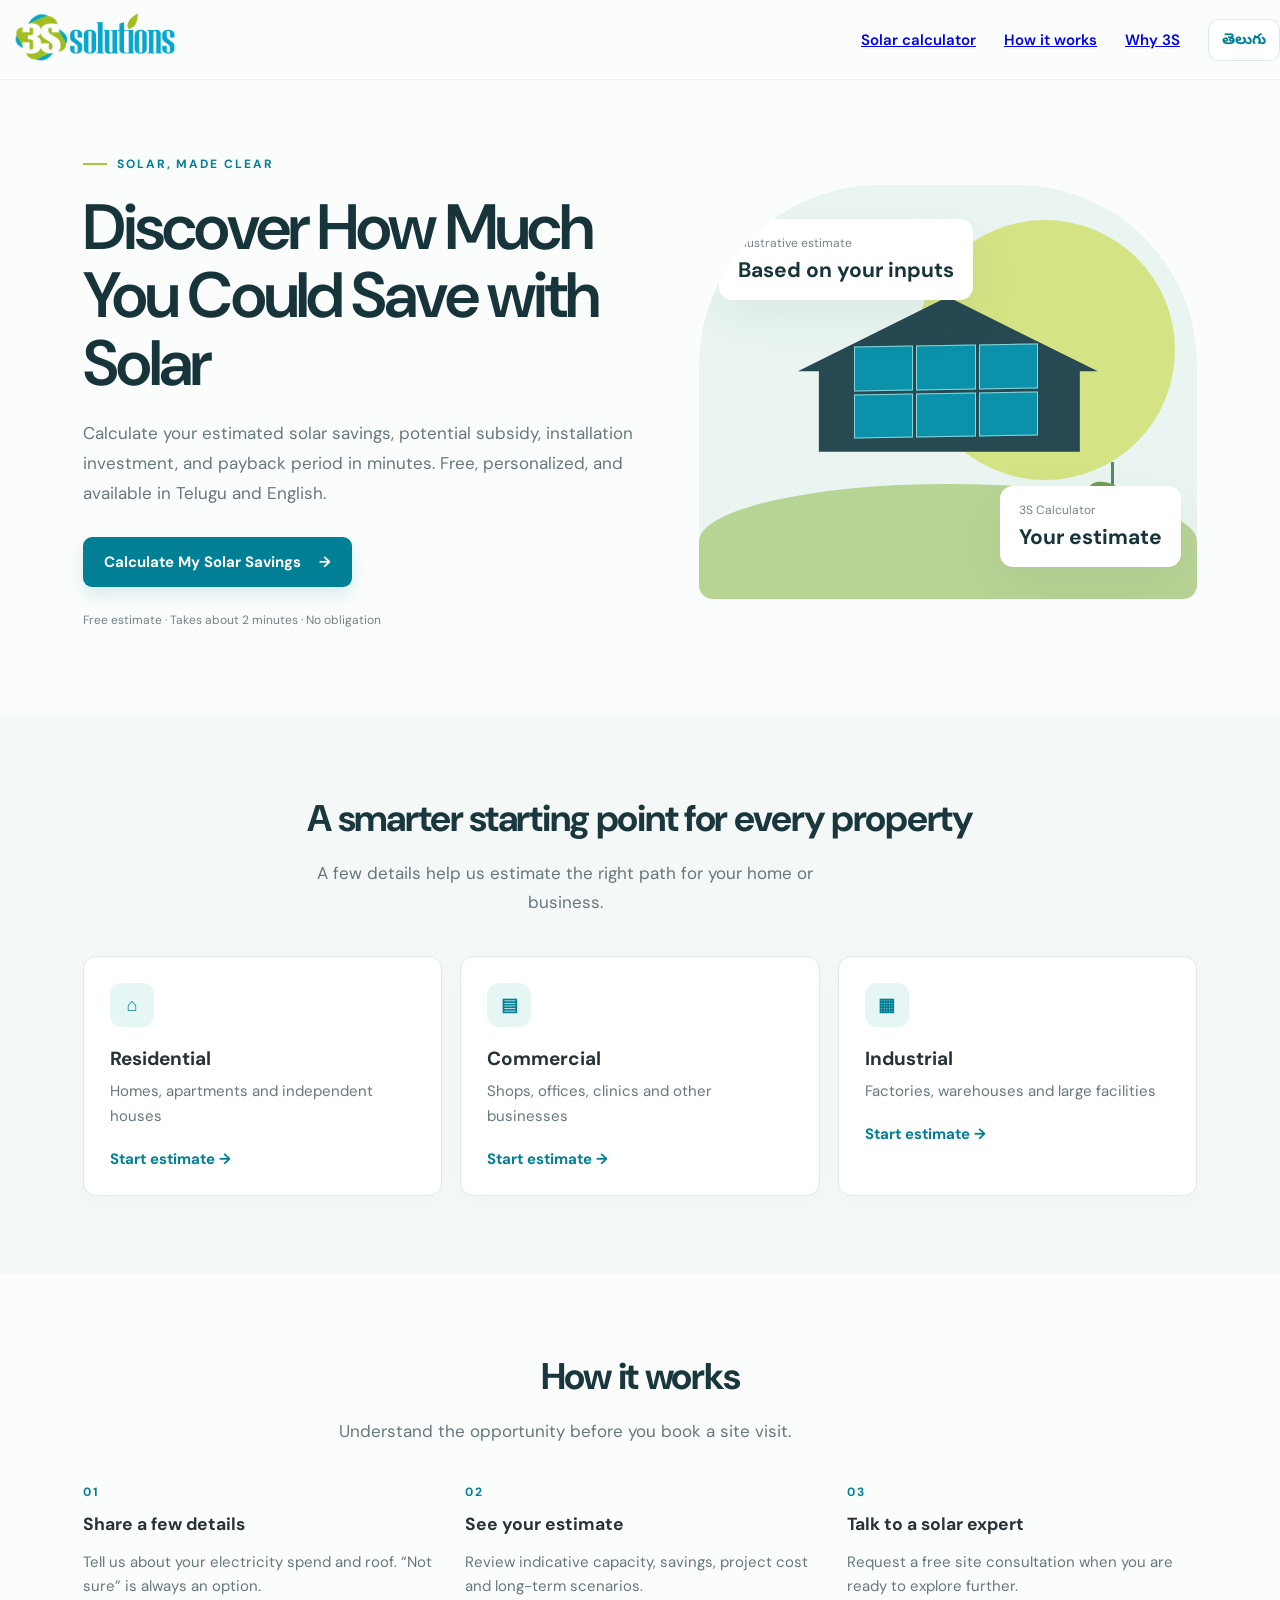
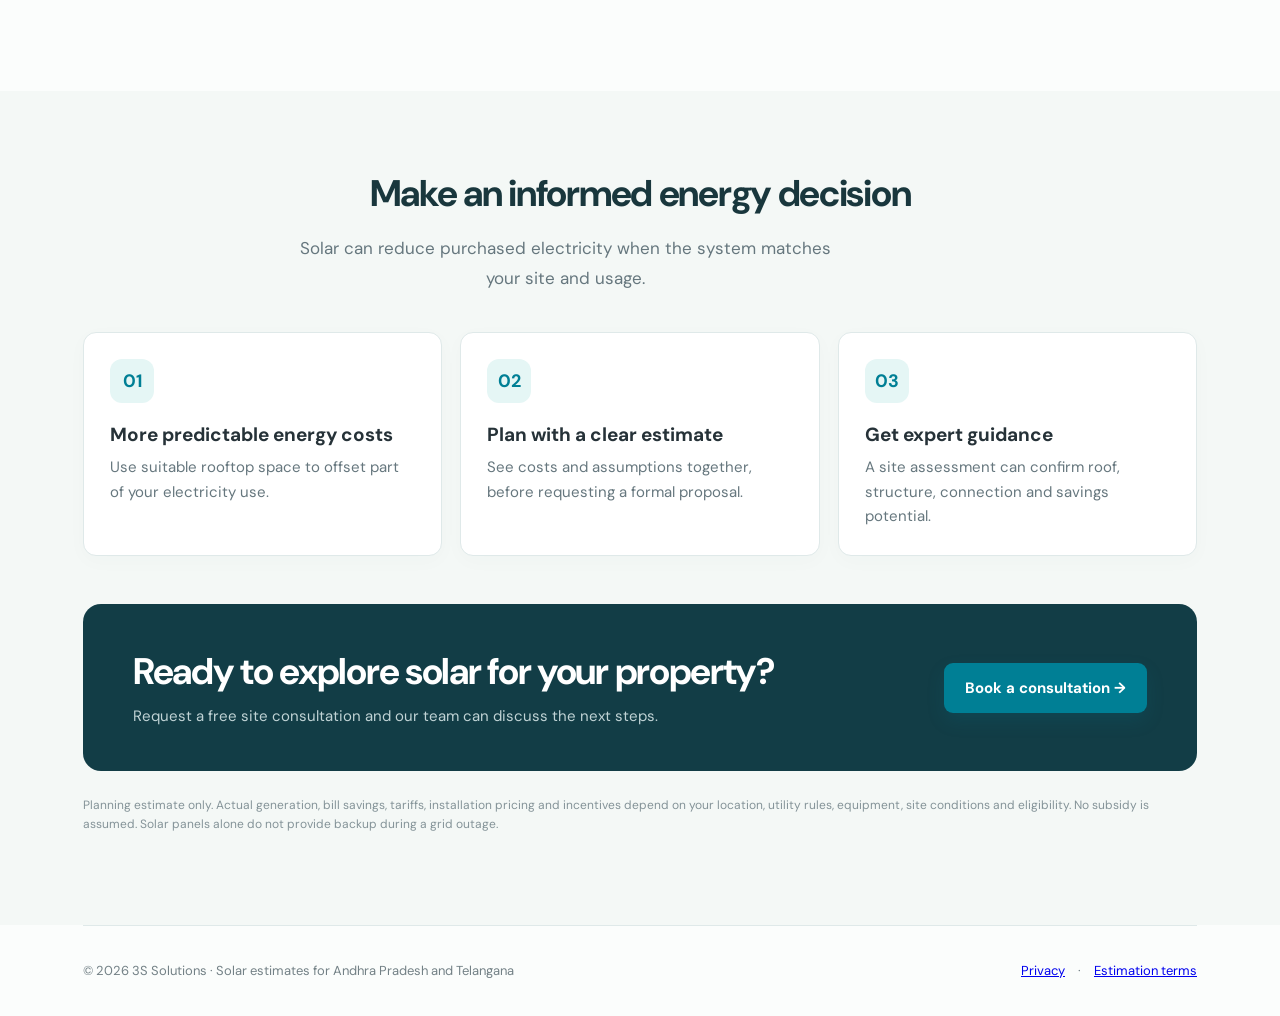
<file: frontend/index.html>
<!doctype html>
<html lang="en">
  <head>
    <meta charset="UTF-8" />
    <meta name="viewport" content="width=device-width, initial-scale=1.0" />
    <meta name="theme-color" content="#007f95" />

    <title>3S Calculator — Solar savings, clearly estimated</title>

    <!-- Google Fonts -->
    <link rel="preconnect" href="https://fonts.googleapis.com" />

    <link
      href="https://fonts.googleapis.com/css2?family=DM+Sans:wght@400;500;600;700&family=Noto+Sans+Telugu:wght@400;500;600;700&display=swap"
      rel="stylesheet"
    />

    <!-- Stylesheet -->
    <link rel="stylesheet" href="styles.css" />
  </head>

  <body>
    <!-- Application Root -->
    <div id="app"></div>

    <!-- Configuration -->
    <script src="config.js"></script>

    <!-- Main Application Logic -->
    <script src="app.js"></script>

    <!-- Lead Capture Logic -->
    <script src="lead-first.js"></script>
  </body>
</html>
</file>
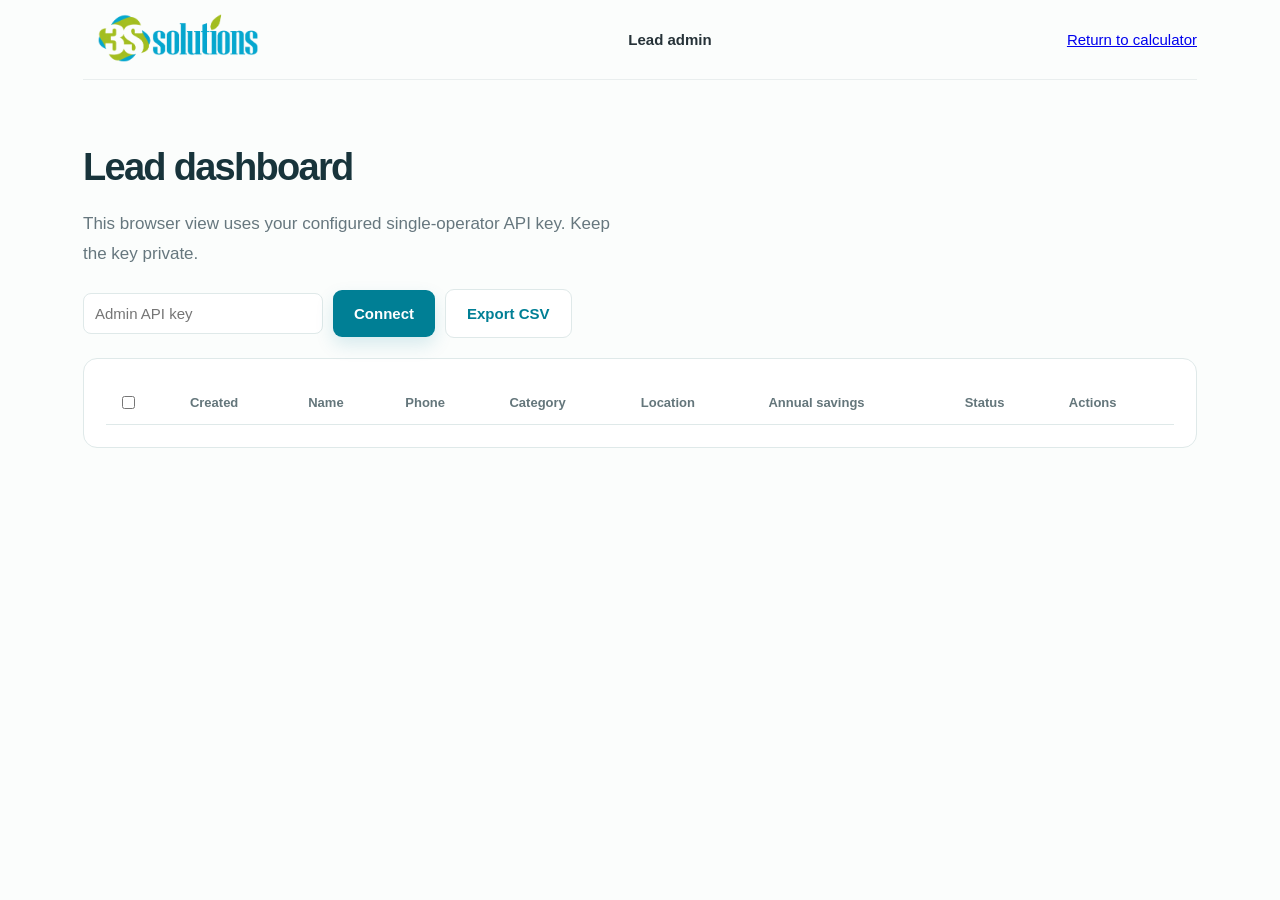
<file: frontend/admin.html>
<!doctype html>
<html lang="en">
<head>
  <meta charset="utf-8">
  <meta name="viewport" content="width=device-width,initial-scale=1">
  <title>3S Calculator Admin</title>
  <link rel="stylesheet" href="styles.css">
  <style>
    main{padding:45px 0}table{width:100%;border-collapse:collapse;background:white}td,th{padding:12px;border-bottom:1px solid #dfe9e9;text-align:left;font-size:13px}th{color:#64767b}.toolbar{display:flex;gap:10px;margin:20px 0;flex-wrap:wrap;align-items:center}.toolbar input{padding:11px;border:1px solid #dfe9e9;border-radius:8px;min-width:240px}.adminbox{background:white;border:1px solid #dfe9e9;border-radius:14px;padding:22px;overflow:auto}.summary{display:flex;gap:12px;flex-wrap:wrap}.summary span{background:#f3f8f7;padding:12px;border-radius:9px}.danger{background:#b42318!important;color:#fff!important}.danger:hover{background:#912018!important}.action-cell{white-space:nowrap}.row-delete{padding:8px 12px!important}.bulk-delete[hidden]{display:none}
  </style>
</head>
<body>
  <div class="shell">
    <header class="topbar">
      <a href="index.html" aria-label="Return to calculator"><img class="logo" src="assets/3s-solutions-logo.png" alt="3S Solutions"></a>
      <strong>Lead admin</strong>
      <a href="index.html">Return to calculator</a>
    </header>
    <main>
      <h1 style="font-size:38px">Lead dashboard</h1>
      <p class="sub">This browser view uses your configured single-operator API key. Keep the key private.</p>
      <div class="toolbar">
        <input id="key" type="password" autocomplete="current-password" placeholder="Admin API key">
        <button class="btn" onclick="loadLeads()">Connect</button>
        <button class="btn secondary" onclick="downloadCsv()">Export CSV</button>
        <button id="deleteSelected" class="btn danger bulk-delete" onclick="deleteSelectedLeads()" hidden>Delete selected</button>
      </div>
      <div id="message" role="status" aria-live="polite"></div>
      <div class="summary" id="summary"></div>
      <div class="adminbox">
        <table>
          <thead><tr>
            <th><input id="selectAll" type="checkbox" aria-label="Select all leads" onchange="selectAllLeads(this.checked)"></th>
            <th>Created</th><th>Name</th><th>Phone</th><th>Category</th><th>Location</th><th>Annual savings</th><th>Status</th><th>Actions</th>
          </tr></thead>
          <tbody id="rows"></tbody>
        </table>
      </div>
    </main>
  </div>
  <script src="config.js"></script>
  <script>
    const API=window.API_BASE || 'http://127.0.0.1:8000/api/v1';
    let leads=[];
    const selectedLeadIds=new Set();
    const key=document.querySelector('#key');
    try{key.value=sessionStorage.getItem('3s-admin-key')||''}catch{}

    function headers(){return {'X-Admin-Key':key.value,'Content-Type':'application/json'}}
    function updateDeleteControls(){
      const button=document.querySelector('#deleteSelected');
      button.hidden=selectedLeadIds.size===0;
      button.textContent=`Delete selected (${selectedLeadIds.size})`;
      const all=document.querySelector('#selectAll');
      if(all)all.checked=leads.length>0&&selectedLeadIds.size===leads.length;
    }
    function toggleLead(id,checked){if(checked)selectedLeadIds.add(id);else selectedLeadIds.delete(id);updateDeleteControls()}
    function selectAllLeads(checked){selectedLeadIds.clear();if(checked)leads.forEach(l=>selectedLeadIds.add(l.id));document.querySelectorAll('.lead-select').forEach(box=>box.checked=checked);updateDeleteControls()}
    function esc(s){return String(s||'').replace(/[&<>"']/g,c=>({'&':'&amp;','<':'&lt;','>':'&gt;','"':'&quot;',"'":'&#39;'}[c]))}

    async function loadLeads(){
      try{sessionStorage.setItem('3s-admin-key',key.value)}catch{}
      try{
        const r=await fetch(API+'/admin/leads',{headers:headers()});
        if(!r.ok)throw Error(r.status===401?'Admin key rejected or ADMIN_API_KEY is missing on the backend.':'API returned HTTP '+r.status+'. Check the backend service.');
        leads=await r.json();selectedLeadIds.clear();
        document.querySelector('#message').textContent='Connected · '+leads.length+' leads';
        document.querySelector('#summary').innerHTML=['Total: '+leads.length,...['residential','commercial','industrial'].map(c=>c+': '+leads.filter(x=>x.category===c).length)].map(x=>'<span>'+esc(x)+'</span>').join('');
        document.querySelector('#rows').innerHTML=leads.length?leads.map(l=>`<tr>
          <td><input class="lead-select" type="checkbox" aria-label="Select lead ${esc(l.name)}" onchange="toggleLead('${l.id}',this.checked)"></td>
          <td>${new Date(l.created_at).toLocaleDateString()}</td><td>${esc(l.name)}</td><td>${esc(l.phone)}</td><td>${esc(l.category)}</td>
          <td>${esc(l.city)}, ${esc(l.state)}</td><td>${l.annual_savings_inr==null?'—':'₹'+Number(l.annual_savings_inr).toLocaleString('en-IN')}</td>
          <td><select aria-label="Lead status" onchange="setStatus('${l.id}',this.value)">${['New','Contacted','Qualified','Consultation Scheduled','Site Survey Completed','Proposal Sent','Won','Lost','Unqualified'].map(s=>`<option value="${esc(s)}" ${s===l.status?'selected':''}>${esc(s)}</option>`).join('')}</select></td>
          <td class="action-cell"><button class="btn danger row-delete" onclick="deleteLeads(['${l.id}'])" aria-label="Delete lead ${esc(l.name)}">Delete</button></td>
        </tr>`).join(''):'<tr><td colspan="9">No leads found.</td></tr>';
        updateDeleteControls();
      }catch(e){document.querySelector('#message').textContent=e instanceof TypeError?'Cannot reach the API. Check the API URL, service status, and CORS_ORIGINS.':e.message}
    }

    async function deleteSelectedLeads(){if(selectedLeadIds.size)await deleteLeads([...selectedLeadIds])}
    async function deleteLeads(ids){
      const unique=[...new Set(ids)];
      const warning=unique.length===1?'Delete this lead permanently? Its linked calculation report will also be deleted. This cannot be undone.':`Delete these ${unique.length} leads permanently? Their linked calculation reports will also be deleted. This cannot be undone.`;
      if(!window.confirm(warning))return;
      try{
        const r=await fetch(API+'/admin/leads',{method:'DELETE',headers:headers(),body:JSON.stringify({ids:unique})});
        if(!r.ok)throw Error('Delete failed (HTTP '+r.status+'). Check your admin key and backend logs.');
        const result=await r.json();await loadLeads();
        document.querySelector('#message').textContent=`Deleted ${result.deleted} lead${result.deleted===1?'':'s'}. Connected · ${leads.length} leads remain.`;
      }catch(e){document.querySelector('#message').textContent=e instanceof TypeError?'Cannot reach the API. Check the API URL, service status, and CORS_ORIGINS.':e.message}
    }
    async function setStatus(id,status){
      try{const r=await fetch(API+'/admin/leads/'+id,{method:'PATCH',headers:headers(),body:JSON.stringify({status})});if(!r.ok)throw Error('Could not update lead status (HTTP '+r.status+').');await loadLeads()}catch(e){document.querySelector('#message').textContent=e.message}
    }
    async function downloadCsv(){
      try{const r=await fetch(API+'/admin/export.csv',{headers:headers()});if(!r.ok)throw Error('Export failed (HTTP '+r.status+'). Connect with a valid admin key first.');const a=document.createElement('a');a.href=URL.createObjectURL(await r.blob());a.download='3s-leads.csv';a.click();setTimeout(()=>URL.revokeObjectURL(a.href),1000)}catch(e){document.querySelector('#message').textContent=e instanceof TypeError?'Cannot reach the API. Check the API URL, service status, and CORS_ORIGINS.':e.message}
    }
  </script>
</body>
</html>
</file>
<file: frontend/styles.css>
:root{--teal:#00a9c7;--deep:#007f95;--lime:#a8c63a;--ink:#263238;--muted:#66777e;--line:#dfe9e9;--soft:#f3f8f7;--white:#fff;--shadow:0 18px 50px #17434d12}*{box-sizing:border-box}body{margin:0;color:var(--ink);font:15px 'DM Sans','Noto Sans Telugu',sans-serif;background:#fbfdfc}button,input,select{font:inherit}button{cursor:pointer}.shell{max-width:1170px;margin:auto;padding:0 28px}.topbar{height:80px;display:flex;align-items:center;justify-content:space-between;border-bottom:1px solid #e9eeee}.logo{width:190px;max-height:56px;object-fit:contain}.nav{display:flex;align-items:center;gap:28px;color:#526369;font-weight:600}.lang{border:1px solid var(--line);background:white;padding:9px 13px;border-radius:10px;color:var(--deep);font-weight:700}.hero{display:grid;grid-template-columns:1.05fr .95fr;gap:65px;align-items:center;padding:76px 0 88px}.eyebrow{font-size:12px;letter-spacing:.16em;text-transform:uppercase;color:var(--deep);font-weight:700;display:flex;gap:10px;align-items:center}.eyebrow:before{content:'';width:24px;height:2px;background:var(--lime)}h1{font-size:clamp(42px,5.1vw,64px);line-height:1.06;letter-spacing:-.045em;margin:22px 0;color:#18343b;font-weight:600}.hero p,.sub{font-size:17px;line-height:1.75;color:var(--muted);max-width:550px}.btn{border:0;background:var(--deep);color:white;border-radius:9px;padding:15px 21px;font-weight:700;box-shadow:0 8px 18px #007f9525;transition:.2s}.btn:hover{background:#006e80;transform:translateY(-1px)}.btn.secondary{background:white;color:var(--deep);border:1px solid var(--line);box-shadow:none}.arrow{margin-left:14px}.hero-actions{display:flex;align-items:center;gap:17px;margin-top:28px}.trust{font-size:12px;color:#728286;margin-top:25px}.visual{background:#eaf5f1;border-radius:180px 180px 14px 14px;min-height:414px;position:relative;overflow:hidden;padding:36px}.sun{position:absolute;width:260px;height:260px;border-radius:50%;background:#cfdf67;top:35px;right:22px;opacity:.78}.roof{position:absolute;left:50%;top:112px;transform:translateX(-50%);width:300px;height:155px;background:#274a52;clip-path:polygon(50% 0,100% 48%,94% 48%,94% 100%,7% 100%,7% 48%,0 48%);}.panels{position:absolute;left:calc(50% - 94px);top:160px;width:184px;height:92px;display:grid;grid-template-columns:repeat(3,1fr);grid-template-rows:repeat(2,1fr);gap:3px;transform:skewY(-1deg)}.panels i{background:#0c91aa;border:1px solid #8ad5d9}.ground{position:absolute;bottom:0;left:0;width:100%;height:115px;background:#b8d495;border-radius:55% 55% 0 0}.plant{position:absolute;bottom:65px;right:52px;width:34px;height:72px;border-left:3px solid #4d8c6b}.plant:before,.plant:after{content:'';position:absolute;background:#6f9f55;width:23px;height:12px;border-radius:100% 0;left:-23px;top:18px;transform:rotate(25deg)}.plant:after{left:0;top:38px;transform:rotate(-35deg)}.metric{position:absolute;background:#fff;padding:16px 19px;border-radius:13px;box-shadow:var(--shadow);font-size:12px;color:#77858a}.metric b{display:block;font-size:21px;color:#18343b;margin-top:5px}.m1{top:34px;left:20px}.m2{right:16px;bottom:32px}.section{padding:78px 0}.section.tint{background:#f4f8f6}.section-head{max-width:700px;margin:0 auto 38px;text-align:center}.section h2{font-size:37px;letter-spacing:-.035em;margin:0 0 15px;color:#19373d}.cards{display:grid;grid-template-columns:repeat(3,1fr);gap:18px}.card{background:white;border:1px solid var(--line);border-radius:13px;padding:26px;transition:.2s;box-shadow:0 5px 20px #19454d06}.card:hover{transform:translateY(-4px);border-color:#a3d8df;box-shadow:var(--shadow)}.card .icon{width:44px;height:44px;background:#e5f6f5;color:var(--deep);border-radius:12px;display:grid;place-items:center;font-size:18px;font-weight:700}.card h3{font-size:19px;margin:19px 0 8px}.card p{color:var(--muted);line-height:1.65;margin:0}.card button{margin-top:20px;color:var(--deep);font-weight:700;border:0;background:none;padding:0}.steps{display:grid;grid-template-columns:repeat(3,1fr);gap:32px}.stepnum{font-size:12px;color:var(--deep);font-weight:700;letter-spacing:.15em}.step h3{margin:13px 0 8px}.step p{color:var(--muted);line-height:1.6}.banner{background:#123d46;color:white;border-radius:18px;padding:43px 50px;display:flex;align-items:center;justify-content:space-between;gap:28px}.banner h2{color:white;margin:0 0 9px}.banner p{color:#c0d3d5;margin:0;line-height:1.6}.disclaimer{font-size:12px!important;color:#849398!important;line-height:1.6}.footer{padding:36px 0;border-top:1px solid var(--line);display:flex;justify-content:space-between;color:#738186;font-size:13px}.footer img{width:150px}.wizard{max-width:850px;margin:55px auto 90px}.crumb{color:#6f8084;font-size:13px;margin-bottom:27px}.progress{height:5px;background:#e8eeee;border-radius:5px;margin-bottom:35px;overflow:hidden}.progress i{display:block;height:100%;background:var(--teal);transition:width .3s}.panel{background:white;border:1px solid var(--line);border-radius:16px;padding:38px;box-shadow:var(--shadow)}.panel h2{margin:0 0 10px;font-size:30px}.panel>p{color:var(--muted);margin-top:0}.fields{display:grid;grid-template-columns:1fr 1fr;gap:20px;margin-top:29px}.field label{font-size:13px;font-weight:700;display:block;margin-bottom:8px}.field input,.field select{width:100%;padding:13px;border:1px solid #d6e1e1;border-radius:8px;background:white;color:var(--ink)}.hint{font-size:11px;color:#879397;margin-top:7px}.panel-actions{display:flex;justify-content:space-between;margin-top:32px}.customer-types{display:grid;grid-template-columns:repeat(3,1fr);gap:12px;margin:24px 0}.type{border:1px solid var(--line);background:white;border-radius:11px;padding:18px 12px;text-align:left;color:var(--ink)}.type.active{border:2px solid var(--teal);background:#f1fbfa}.type b{display:block;margin-bottom:6px}.type small{color:var(--muted)}.notice{background:#f3f8f7;border-left:3px solid var(--lime);padding:14px 16px;font-size:13px;color:#526369;line-height:1.5;margin-top:22px}.result-hero{background:#123d46;color:white;padding:40px;border-radius:16px;margin:30px 0}.result-hero h2{color:white}.result-grid{display:grid;grid-template-columns:repeat(3,1fr);gap:14px;margin:20px 0}.result-card{background:white;border:1px solid var(--line);padding:20px;border-radius:11px}.result-card span{font-size:12px;color:var(--muted)}.result-card b{display:block;font-size:25px;margin-top:8px;color:#18343b}.chart{height:220px;border:1px solid var(--line);border-radius:12px;display:flex;align-items:end;gap:5px;padding:22px;overflow:hidden}.bar{background:#00a9c7;border-radius:4px 4px 0 0;flex:1;min-width:3px;position:relative}.bar:nth-child(3n){background:#a8c63a}.table{width:100%;border-collapse:collapse;margin:18px 0}.table td,.table th{text-align:left;padding:10px;border-bottom:1px solid var(--line);font-size:13px}.formrow{display:grid;grid-template-columns:1fr 1fr;gap:14px}.check{display:flex;gap:9px;align-items:flex-start;margin:14px 0;color:#526369;font-size:13px}.status{padding:13px 16px;border-radius:8px;background:#eaf8ef;color:#246042;margin:15px 0}.loading{padding:45px;text-align:center;color:var(--muted)}[hidden]{display:none!important}@media(max-width:760px){.shell{padding:0 18px}.topbar{height:68px}.logo{width:140px}.nav{gap:10px}.nav a{display:none}.hero{grid-template-columns:1fr;gap:26px;padding:53px 0}.hero h1{font-size:43px}.visual{min-height:320px}.cards,.steps{grid-template-columns:1fr}.section{padding:55px 0}.section h2{font-size:29px}.banner{padding:30px 24px;align-items:flex-start;flex-direction:column}.footer{gap:15px;flex-direction:column}.wizard{margin:30px auto 65px}.panel{padding:24px 19px}.fields,.formrow{grid-template-columns:1fr}.customer-types{grid-template-columns:1fr}.result-grid{grid-template-columns:1fr 1fr}.result-card b{font-size:21px}}
</file>
